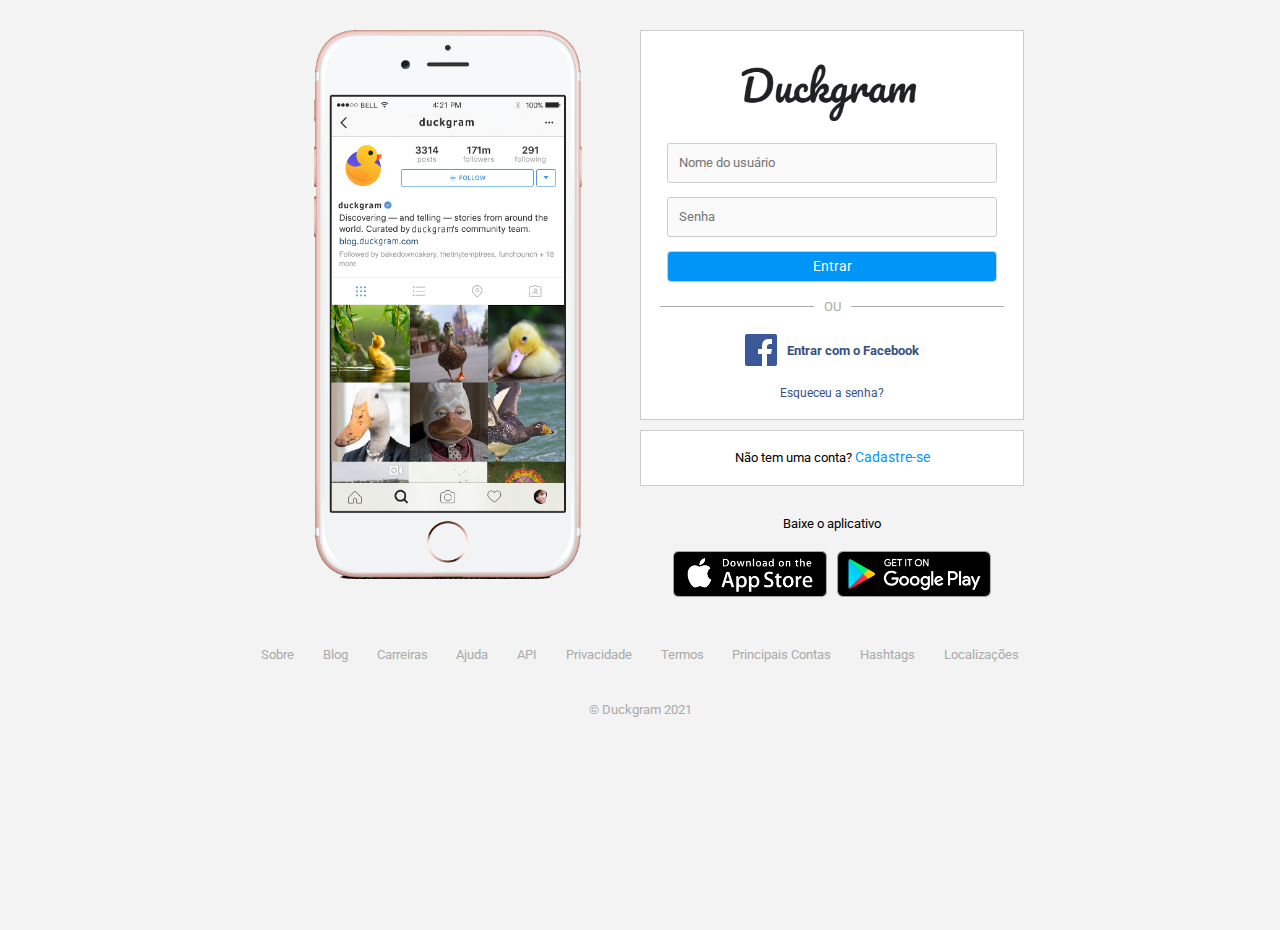
<file: index.html>
<!DOCTYPE html>
<html lang="pt-br">

<head>
    <meta charset="UTF-8">
    <meta http-equiv="X-UA-Compatible" content="IE=edge">
    <meta name="viewport" content="width=device-width, initial-scale=1.0">
    <title>Duckgram - Clone do Instagram</title>
    <link rel="preconnect" href="https://fonts.googleapis.com">
    <link rel="preconnect" href="https://fonts.gstatic.com" crossorigin>
    <link href="https://fonts.googleapis.com/css2?family=Roboto&display=swap" rel="stylesheet">
    <link rel="stylesheet" href="style.css">
</head>

<body>

    <div class="duckgram-login-wrapper">

        <div class="duckgram-photo">
            <img src="./imgs/instagram-celular.png" width="400" alt="Celular com duckgram aberto">
        </div>

        <div class="duckgram-login-content">
            <div class="area">
                
                <img src="./imgs/duckgram-logo.png" class="duckgram-logo" alt="Duckgram">
                
                <form action="timeline.html" method="POST">
                    <input type="text" name="username" id="username" placeholder="Nome do usuário">
                    <input type="password" name="password" id="password" placeholder="Senha">

                    <input type="submit" value="Entrar">
                </form>

                <div class="divider">
                    <hr> OU <hr>
                </div>

                <a hre="#" class="login-with-facebook">
                    <svg enable-background="new 0 0 32 32" height="32px" id="Layer_1" version="1.0" viewBox="0 0 32 32" width="32px" xml:space="preserve" xmlns="http://www.w3.org/2000/svg" xmlns:xlink="http://www.w3.org/1999/xlink"><g><path d="M32,30c0,1.104-0.896,2-2,2H2c-1.104,0-2-0.896-2-2V2c0-1.104,0.896-2,2-2h28c1.104,0,2,0.896,2,2V30z" fill="#3B5998"/><path d="M22,32V20h4l1-5h-5v-2c0-2,1.002-3,3-3h2V5c-1,0-2.24,0-4,0c-3.675,0-6,2.881-6,7v3h-4v5h4v12H22z" fill="#FFFFFF" id="f"/></g><g/><g/><g/><g/><g/><g/></svg>
                    Entrar com o Facebook
                </a>

                <a href="#" class="forgot-password">
                    Esqueceu a senha? 
                </a>

            </div>

            <div class="area">
                <p>Não tem uma conta? <a href="">Cadastre-se</a></p>
            </div>

            <div class="get-app">
                <p>Baixe o aplicativo</p>
                <div class="store-buttons">
                    <img src="./imgs/apple-button.png" alt="Ver na Apple Store">
                    <img src="./imgs/googleplay-button.png" alt="Ver na Google store">
                </div>
            </div>
        </div>
    </div>
    <footer class="footer">
        <nav>
            <a href="#">Sobre</a>
            <a href="#">Blog</a>
            <a href="#">Carreiras</a>
            <a href="#">Ajuda</a>
            <a href="#">API</a>
            <a href="#">Privacidade</a>
            <a href="#">Termos</a>
            <a href="#">Principais Contas</a>
            <a href="#">Hashtags</a>
            <a href="#">Localizações</a>
        </nav>
        <div class="content">
            &copy; Duckgram 2021
        </div>
    </footer>

</body>

</html>
</file>
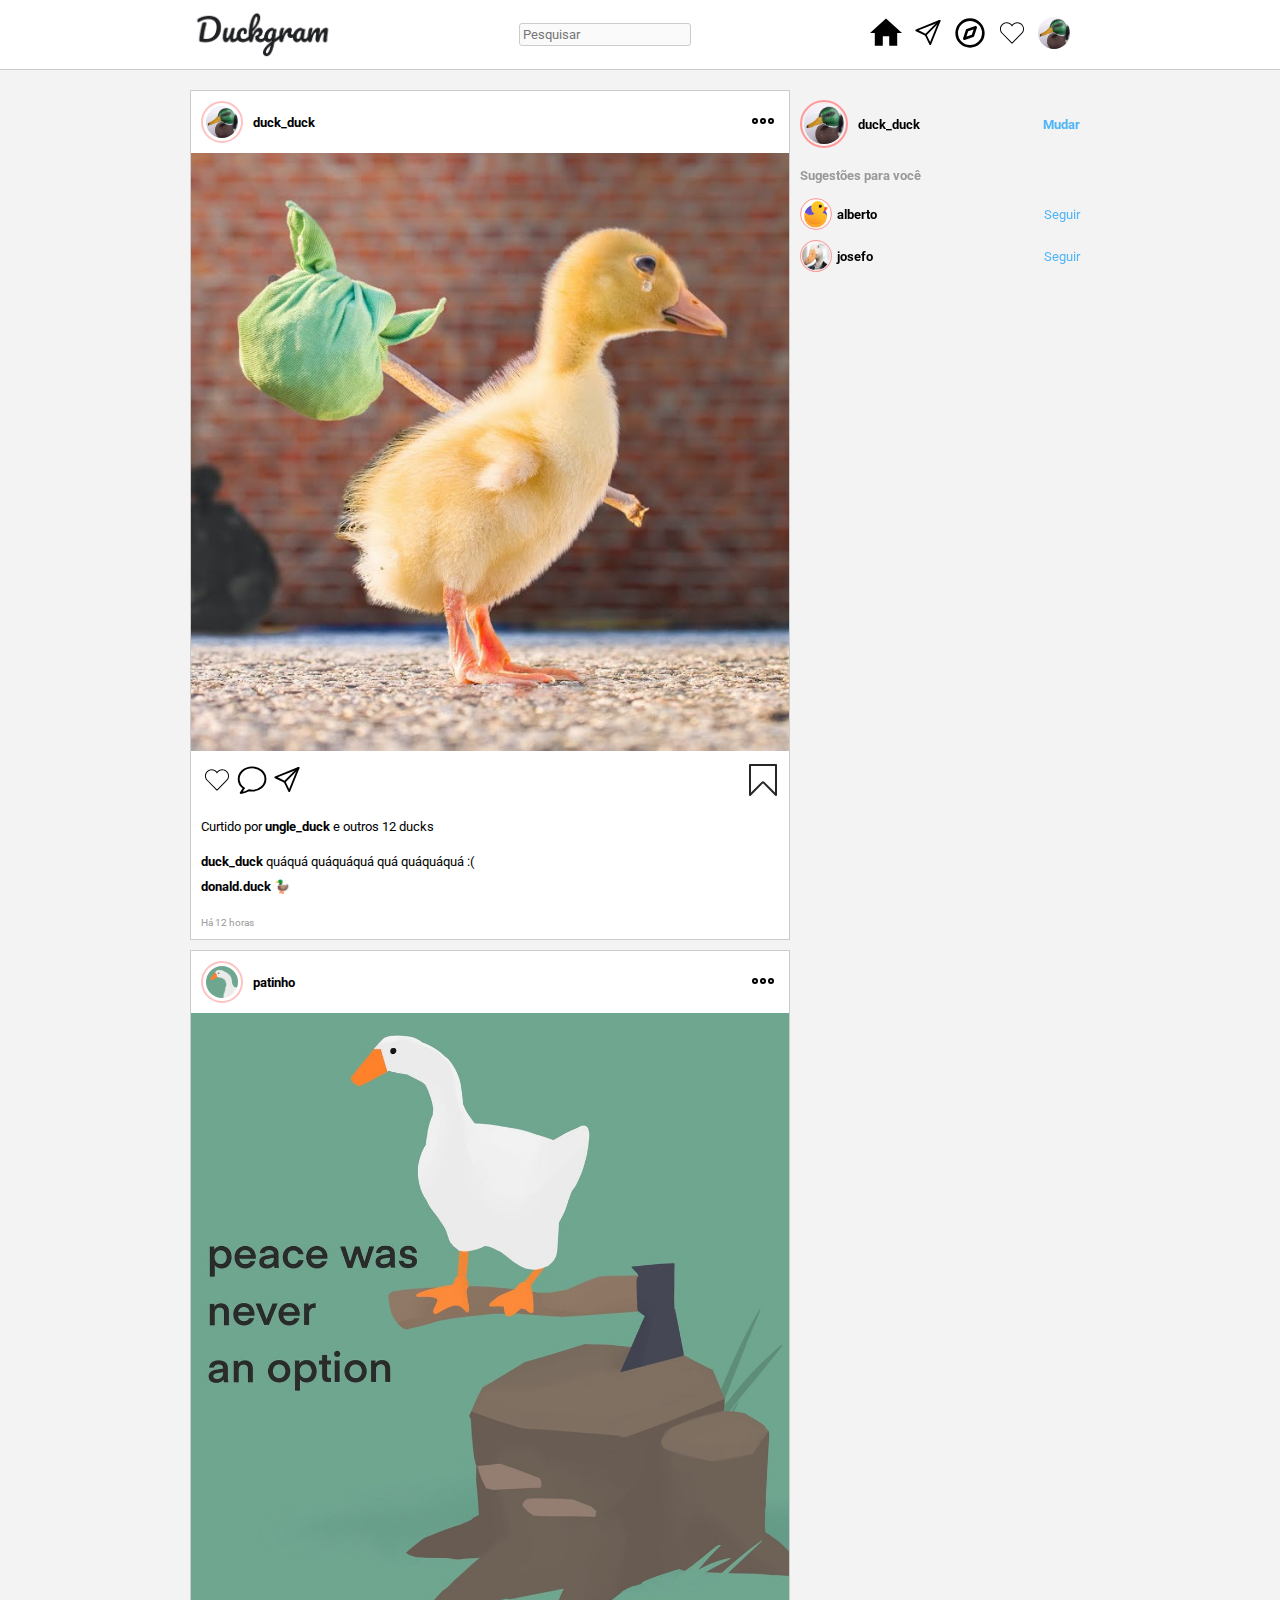
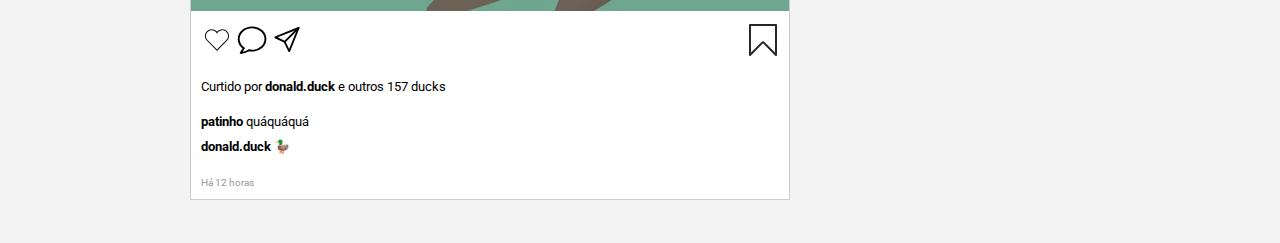
<file: timeline.html>
<!DOCTYPE html>
<html lang="pt-br">
<head>
    <meta charset="UTF-8">
    <meta http-equiv="X-UA-Compatible" content="IE=edge">
    <meta name="viewport" content="width=device-width, initial-scale=1.0">
    <title>Duckgram - Clone do Instagram</title>

    <link rel="preconnect" href="https://fonts.googleapis.com">
    <link rel="preconnect" href="https://fonts.gstatic.com" crossorigin>
    <link href="https://fonts.googleapis.com/css2?family=Roboto&display=swap" rel="stylesheet">
    <link rel="stylesheet" href="style.css">
</head>
<body>
    
    <header class="header">
        <div class="content">
            <img src="./imgs/duckgram-logo.png" alt="Duckgram">
            <div class="search">
                <input type="text" name="search" id="search" placeholder="Pesquisar">
            </div>
            
            <nav class="nav">
                <a href="#" title="Home"><svg height="19px" version="1.1" viewBox="0 0 20 19" width="20px" xmlns="http://www.w3.org/2000/svg" xmlns:sketch="http://www.bohemiancoding.com/sketch/ns" xmlns:xlink="http://www.w3.org/1999/xlink"><title/><desc/><defs/><g fill="none" fill-rule="evenodd" id="Page-1" stroke="none" stroke-width="1"><g fill="#000000" id="Core" transform="translate(-506.000000, -255.000000)"><g id="home" transform="translate(506.000000, 255.500000)"><path d="M8,17 L8,11 L12,11 L12,17 L17,17 L17,9 L20,9 L10,0 L0,9 L3,9 L3,17 L8,17 Z" id="Shape"/></g></g></g></svg></a>
                <a href="#" title="Enviar"><svg viewBox="0 0 512 512" xmlns="http://www.w3.org/2000/svg"><title/><g data-name="1" id="_1"><path d="M291.48,449.94A15,15,0,0,1,278,441.5L207.5,296.57,62.57,226.08a15,15,0,0,1,1-27.41L435.48,49.08A15,15,0,0,1,455,68.6L305.4,440.54A15,15,0,0,1,292,449.93Zm-185.38-236,119.18,58a15,15,0,0,1,6.93,6.93l58,119.18L414,90Z"/><path d="M218.72,300.35a15,15,0,0,1-10.6-25.61L430.47,52.39a15,15,0,1,1,21.21,21.22L229.33,296A15,15,0,0,1,218.72,300.35Z"/></g></svg></a>
                <a href="#" title="Explorar"><svg height="24" viewBox="0 0 24 24" width="24" xmlns="http://www.w3.org/2000/svg"><circle cx="12" cy="12" fill="none" r="10" stroke="#000" stroke-linecap="round" stroke-linejoin="round" stroke-width="2"/><polygon fill="none" points="16.24 7.76 14.12 14.12 7.76 16.24 9.88 9.88 16.24 7.76" stroke="#000" stroke-linecap="round" stroke-linejoin="round" stroke-width="2"/></svg></a>
                <a href="#" title="Atividades"><!DOCTYPE svg  PUBLIC '-//W3C//DTD SVG 1.1//EN'  'http://www.w3.org/Graphics/SVG/1.1/DTD/svg11.dtd'><svg height="512px" id="Layer_1" style="enable-background:new 0 0 512 512;" version="1.1" viewBox="0 0 512 512" width="512px" xml:space="preserve" xmlns="http://www.w3.org/2000/svg" xmlns:xlink="http://www.w3.org/1999/xlink"><path d="M340.8,98.4c50.7,0,91.9,41.3,91.9,92.3c0,26.2-10.9,49.8-28.3,66.6L256,407.1L105,254.6c-15.8-16.6-25.6-39.1-25.6-63.9  c0-51,41.1-92.3,91.9-92.3c38.2,0,70.9,23.4,84.8,56.8C269.8,121.9,302.6,98.4,340.8,98.4 M340.8,83C307,83,276,98.8,256,124.8  c-20-26-51-41.8-84.8-41.8C112.1,83,64,131.3,64,190.7c0,27.9,10.6,54.4,29.9,74.6L245.1,418l10.9,11l10.9-11l148.3-149.8  c21-20.3,32.8-47.9,32.8-77.5C448,131.3,399.9,83,340.8,83L340.8,83z"/></svg></a>
                <img src="./imgs/perfil-instagram.jpg" alt="Perfil">
            </nav>
        </div>
    </header>

    <main class="main">
        <div class="content">
            <section class="posts">

                <article class="post">
                    <header>
                        <img src="imgs/perfil-instagram.jpg" class="perfil-image" alt="Usuário">
                        <h2>duck_duck</h2>
                        <div class="options">
                            <a href="#" title="Opções">
                                <svg id="Outlined" viewBox="0 0 32 32" xmlns="http://www.w3.org/2000/svg"><title/><g id="Fill"><path d="M16,13a3,3,0,1,0,3,3A3,3,0,0,0,16,13Zm0,4a1,1,0,1,1,1-1A1,1,0,0,1,16,17Z"/><path d="M24,13a3,3,0,1,0,3,3A3,3,0,0,0,24,13Zm0,4a1,1,0,1,1,1-1A1,1,0,0,1,24,17Z"/><path d="M8,13a3,3,0,1,0,3,3A3,3,0,0,0,8,13Zm0,4a1,1,0,1,1,1-1A1,1,0,0,1,8,17Z"/></g></svg>
                            </a>
                        </div>
                    </header>
                    <div class="image">
                        <img src="imgs/maxresdefault.jpg" alt="Imagem do Post">
                    </div>
                    <div class="actions">
                        <div class="group">
                            <a href="#"><a href="#" title="Atividades"><svg height="512px" id="Layer_1" style="enable-background:new 0 0 512 512;" version="1.1" viewBox="0 0 512 512" width="512px" xml:space="preserve" xmlns="http://www.w3.org/2000/svg" xmlns:xlink="http://www.w3.org/1999/xlink"><path d="M340.8,98.4c50.7,0,91.9,41.3,91.9,92.3c0,26.2-10.9,49.8-28.3,66.6L256,407.1L105,254.6c-15.8-16.6-25.6-39.1-25.6-63.9  c0-51,41.1-92.3,91.9-92.3c38.2,0,70.9,23.4,84.8,56.8C269.8,121.9,302.6,98.4,340.8,98.4 M340.8,83C307,83,276,98.8,256,124.8  c-20-26-51-41.8-84.8-41.8C112.1,83,64,131.3,64,190.7c0,27.9,10.6,54.4,29.9,74.6L245.1,418l10.9,11l10.9-11l148.3-149.8  c21-20.3,32.8-47.9,32.8-77.5C448,131.3,399.9,83,340.8,83L340.8,83z"/></svg></a></a>
                            <a href="#"><svg style="enable-background:new 0 0 50 50;" version="1.1" viewBox="0 0 50 50" xml:space="preserve" xmlns="http://www.w3.org/2000/svg" xmlns:xlink="http://www.w3.org/1999/xlink"><style type="text/css">
                                .st0{display:none;}
                                .st1{display:inline;}
                                .st2{display:inline;fill:none;stroke:#000000;stroke-width:3;stroke-miterlimit:10;}
                                .st3{display:inline;fill:none;stroke:#000000;stroke-width:5;stroke-linecap:round;stroke-miterlimit:10;}
                                .st4{display:inline;fill:none;stroke:#000000;stroke-width:3;stroke-linecap:round;stroke-miterlimit:10;}
                                .st5{fill:none;stroke:#000000;stroke-width:3;stroke-linecap:round;stroke-miterlimit:10;}
                                .st6{display:inline;stroke:#000000;stroke-width:3;stroke-linecap:round;stroke-miterlimit:10;}
                                .st7{display:none;fill:none;stroke:#000000;stroke-width:3;stroke-linecap:round;stroke-miterlimit:10;}
                            </style><g class="st0" id="поиск"><g class="st1"><g><path d="M19.5,8.2c6.2,0,11.3,5.1,11.3,11.3s-5.1,11.3-11.3,11.3S8.2,25.8,8.2,19.5S13.2,8.2,19.5,8.2 M19.5,5.2     c-7.9,0-14.3,6.4-14.3,14.3s6.4,14.3,14.3,14.3s14.3-6.4,14.3-14.3S27.3,5.2,19.5,5.2L19.5,5.2z"/></g></g><line class="st2" x1="28.8" x2="32.1" y1="28.7" y2="32"/><line class="st3" x1="44.8" x2="33" y1="44.8" y2="33"/></g><g class="st0" id="активы"><path class="st4" d="M46.3,13.9H3.7c-0.3,0-0.5-0.2-0.5-0.5V6.6c0-0.6,0.4-1,1-1h41.7c0.6,0,1,0.4,1,1v6.8   C46.8,13.7,46.6,13.9,46.3,13.9z"/><path class="st4" d="M42.5,44.4H7.5c-0.6,0-1-0.4-1-1V13.9h37.1v29.5C43.5,43.9,43.1,44.4,42.5,44.4z"/><path class="st4" d="M32.3,26.5H18.2c-1.6,0-2.9-1.3-2.9-2.9v0c0-1.6,1.3-2.9,2.9-2.9h14.1c1.6,0,2.9,1.3,2.9,2.9v0   C35.2,25.1,33.9,26.5,32.3,26.5z"/></g><g class="st0" id="заявки"><path class="st4" d="M11.6,41.3h-3c-0.6,0-1-0.4-1-1v-32c0-0.6,0.4-1,1-1h3V41.3z"/><path class="st4" d="M32.2,6.1H12.6c-0.6,0-1,0.4-1,1v35.8c0,0.6,0.4,1,1,1h28.9c0.6,0,1-0.4,1-1V15c0-0.3-0.1-0.6-0.4-0.8   l-9.2-7.8C32.7,6.2,32.4,6.1,32.2,6.1z"/><line class="st4" x1="32.2" x2="32.2" y1="6.1" y2="14.9"/><line class="st4" x1="42.4" x2="32.2" y1="15" y2="15"/><g class="st1"><line class="st5" x1="19" x2="36" y1="20.9" y2="20.9"/><line class="st5" x1="19" x2="33.3" y1="26" y2="26"/><line class="st5" x1="19" x2="36" y1="30.9" y2="30.9"/><line class="st5" x1="19" x2="33.3" y1="35.6" y2="35.6"/></g></g><g class="st0" id="регистрация"><path class="st4" d="M38.5,32.6v10.7c0,0.6-0.4,1-0.9,1H9.3c-0.5,0-0.9-0.4-0.9-1V6.6c0-0.6,0.4-1,0.9-1h28.3c0.5,0,0.9,0.4,0.9,1   v10.5"/><path class="st6" d="M28.5,30V20c0-0.2-0.3-0.4-0.5-0.2l-6.6,5c-0.2,0.1-0.2,0.4,0,0.5l6.6,5C28.3,30.4,28.5,30.2,28.5,30z"/><line class="st4" x1="28.5" x2="45.6" y1="25" y2="25"/></g><g class="st0" id="оповещение"><path class="st4" d="M9.9,16.1h31.3v-4.6c0-0.6-0.4-1-1-1H4.4c-0.6,0-1,0.4-1,1v23.2c0,0.6,0.4,1,1,1h4.6V17.1   C8.9,16.5,9.4,16.1,9.9,16.1z"/><path class="st4" d="M46,42.8H9.9c-0.6,0-1-0.4-1-1V17.1c0-0.6,0.4-1,1-1H46c0.6,0,1,0.4,1,1v24.7C47,42.4,46.6,42.8,46,42.8z"/><path class="st4" d="M46,42.8H9.9c-0.6,0-1-0.4-1-1V17.1c0-0.6,0.4-1,1-1l15.3,14.6c1.5,1.5,4,1.5,5.5,0L46,16.1c0.6,0,1,0.4,1,1   v24.7C47,42.4,46.6,42.8,46,42.8z"/><line class="st4" x1="22.3" x2="8.9" y1="27.9" y2="38.6"/><line class="st4" x1="33.6" x2="47" y1="28.1" y2="38.9"/></g><g class="st0" id="синхронизация"><path class="st6" d="M30.8,36.6l5.8,8.1c0.1,0.2,0.5,0.2,0.5-0.1l2.5-7.9c0.1-0.2-0.1-0.4-0.3-0.4L31,36.1   C30.8,36.1,30.7,36.4,30.8,36.6z"/><path class="st6" d="M18.7,12.6l-5.8-8.1c-0.1-0.2-0.5-0.2-0.5,0.1l-2.5,7.9c-0.1,0.2,0.1,0.4,0.3,0.4l8.3,0.2   C18.7,13.1,18.9,12.8,18.7,12.6z"/><path class="st4" d="M39.4,36.5c-3.5,4.3-8.7,7-14.6,7c-10.4,0-18.8-8.4-18.8-18.8c0-1.5,0.2-2.9,0.5-4.3"/><path class="st4" d="M10.1,12.6c3.5-4.3,8.7-7,14.6-7c10.4,0,18.8,8.4,18.8,18.8c0,1.5-0.2,2.9-0.5,4.3"/></g><path class="st5" d="M25.1,5.3c-11.5,0-20.9,8.1-20.9,18.2c0,5.8,3.1,11,8,14.3L7.5,45  c-0.2,0.2,0.1,0.5,0.3,0.4c4.7-0.6,8.9-2,12.5-4.3c1.5,0.3,3.1,0.5,4.8,0.5c11.5,0,20.9-8.1,20.9-18.2S36.7,5.3,25.1,5.3z" id="взаимодействие"/><g class="st0" id="SLA"><path class="st4" d="M43.4,44.4H6.6c-0.6,0-1-0.4-1-1V6.6c0-0.6,0.4-1,1-1h36.8c0.6,0,1,0.4,1,1v36.8   C44.4,43.9,43.9,44.4,43.4,44.4z"/><g class="st1"><g><line class="st5" x1="11.9" x2="24.4" y1="36.2" y2="36.2"/><line class="st7" x1="30.7" x2="33.2" y1="34.8" y2="37.5"/><line class="st7" x1="38.1" x2="33.2" y1="32.5" y2="37.5"/></g><g><line class="st5" x1="11.9" x2="24.4" y1="26.2" y2="26.2"/><line class="st5" x1="30.7" x2="33.2" y1="24.8" y2="27.5"/><line class="st5" x1="38.1" x2="33.2" y1="22.5" y2="27.5"/></g><g><line class="st5" x1="11.9" x2="24.4" y1="16.2" y2="16.2"/><line class="st5" x1="30.7" x2="33.2" y1="14.8" y2="17.5"/><line class="st5" x1="38.1" x2="33.2" y1="12.5" y2="17.5"/></g></g></g><g class="st0" id="отчет"><path class="st4" d="M44.2,9.3H5.7c-0.6,0-1-0.4-1-1V4.9c0-0.6,0.4-1,1-1h38.5c0.6,0,1,0.4,1,1v3.4C45.2,8.9,44.7,9.3,44.2,9.3z"/><path class="st4" d="M42.2,38.4H7.7c-0.6,0-1-0.4-1-1V9.3h36.5v28.1C43.2,38,42.7,38.4,42.2,38.4z"/><line class="st4" x1="25" x2="25" y1="42.8" y2="38.4"/><circle class="st4" cx="25" cy="45.6" r="2.2"/><g class="st1"><line class="st5" x1="28" x2="38.7" y1="18.8" y2="18.8"/><line class="st5" x1="28" x2="38.7" y1="23.9" y2="23.9"/><line class="st5" x1="28" x2="38.7" y1="29" y2="29"/><path class="st5" d="M17.8,23.4l-0.6-5.2c0-0.2-0.1-0.3-0.3-0.3c-3.5,0.2-6.2,3.5-5.4,7.1c0.5,2.2,2.3,4,4.5,4.5    c3.7,0.8,6.9-1.9,7.1-5.3c0-0.2-0.1-0.3-0.3-0.3L17.8,23.4z"/></g></g></svg></a>
                            <a href="#"><svg viewBox="0 0 512 512" xmlns="http://www.w3.org/2000/svg"><title/><g data-name="1" id="_1"><path d="M291.48,449.94A15,15,0,0,1,278,441.5L207.5,296.57,62.57,226.08a15,15,0,0,1,1-27.41L435.48,49.08A15,15,0,0,1,455,68.6L305.4,440.54A15,15,0,0,1,292,449.93Zm-185.38-236,119.18,58a15,15,0,0,1,6.93,6.93l58,119.18L414,90Z"/><path d="M218.72,300.35a15,15,0,0,1-10.6-25.61L430.47,52.39a15,15,0,1,1,21.21,21.22L229.33,296A15,15,0,0,1,218.72,300.35Z"/></g></svg></a>
                    </div>
                    
                    <a href="#"><svg aria-label="Salvar" class="_8-yf5 " fill="#262626" height="24" viewBox="0 0 48 48" width="24"><path d="M43.5 48c-.4 0-.8-.2-1.1-.4L24 29 5.6 47.6c-.4.4-1.1.6-1.6.3-.6-.2-1-.8-1-1.4v-45C3 .7 3.7 0 4.5 0h39c.8 0 1.5.7 1.5 1.5v45c0 .6-.4 1.2-.9 1.4-.2.1-.4.1-.6.1zM24 26c.8 0 1.6.3 2.2.9l15.8 16V3H6v39.9l15.8-16c.6-.6 1.4-.9 2.2-.9z"></path></svg></a>
                </div>
                <div class="likes">
                    Curtido por <strong>ungle_duck</strong> e outros 12 ducks
                </div>
                <div class="comments">
                    <div class="comment">
                        <strong>duck_duck</strong> quáquá quáquáquá quá  quáquáquá :(
                    </div>
                    <div class="comment">
                        <strong>donald.duck</strong> &#x1F986; 
                    </div>
                </div>
                <footer>
                    <small>Há 12 horas</small>
                </footer>
            </article>
            
            
            <article class="post">
                <header>
                    <img src="imgs/perfil-duckgram2.jpg" class="perfil-image" alt="Usuário">
                    <h2>patinho</h2>
                    <div class="options">
                        <a href="#" title="Opções">
                            <svg id="Outlined" viewBox="0 0 32 32" xmlns="http://www.w3.org/2000/svg"><title/><g id="Fill"><path d="M16,13a3,3,0,1,0,3,3A3,3,0,0,0,16,13Zm0,4a1,1,0,1,1,1-1A1,1,0,0,1,16,17Z"/><path d="M24,13a3,3,0,1,0,3,3A3,3,0,0,0,24,13Zm0,4a1,1,0,1,1,1-1A1,1,0,0,1,24,17Z"/><path d="M8,13a3,3,0,1,0,3,3A3,3,0,0,0,8,13Zm0,4a1,1,0,1,1,1-1A1,1,0,0,1,8,17Z"/></g></svg>
                        </a>
                    </div>
                </header>
                <div class="image">
                    <img src="imgs/cover8.jpg" alt="Imagem do Post">
                </div>
                <div class="actions">
                    <div class="group">
                        <a href="#"><a href="#" title="Atividades"><svg height="512px" id="Layer_1" style="enable-background:new 0 0 512 512;" version="1.1" viewBox="0 0 512 512" width="512px" xml:space="preserve" xmlns="http://www.w3.org/2000/svg" xmlns:xlink="http://www.w3.org/1999/xlink"><path d="M340.8,98.4c50.7,0,91.9,41.3,91.9,92.3c0,26.2-10.9,49.8-28.3,66.6L256,407.1L105,254.6c-15.8-16.6-25.6-39.1-25.6-63.9  c0-51,41.1-92.3,91.9-92.3c38.2,0,70.9,23.4,84.8,56.8C269.8,121.9,302.6,98.4,340.8,98.4 M340.8,83C307,83,276,98.8,256,124.8  c-20-26-51-41.8-84.8-41.8C112.1,83,64,131.3,64,190.7c0,27.9,10.6,54.4,29.9,74.6L245.1,418l10.9,11l10.9-11l148.3-149.8  c21-20.3,32.8-47.9,32.8-77.5C448,131.3,399.9,83,340.8,83L340.8,83z"/></svg></a></a>
                        <a href="#"><svg style="enable-background:new 0 0 50 50;" version="1.1" viewBox="0 0 50 50" xml:space="preserve" xmlns="http://www.w3.org/2000/svg" xmlns:xlink="http://www.w3.org/1999/xlink"><style type="text/css">
                            .st0{display:none;}
                            .st1{display:inline;}
                            .st2{display:inline;fill:none;stroke:#000000;stroke-width:3;stroke-miterlimit:10;}
                            .st3{display:inline;fill:none;stroke:#000000;stroke-width:5;stroke-linecap:round;stroke-miterlimit:10;}
                            .st4{display:inline;fill:none;stroke:#000000;stroke-width:3;stroke-linecap:round;stroke-miterlimit:10;}
                            .st5{fill:none;stroke:#000000;stroke-width:3;stroke-linecap:round;stroke-miterlimit:10;}
                            .st6{display:inline;stroke:#000000;stroke-width:3;stroke-linecap:round;stroke-miterlimit:10;}
                            .st7{display:none;fill:none;stroke:#000000;stroke-width:3;stroke-linecap:round;stroke-miterlimit:10;}
                        </style><g class="st0" id="поиск"><g class="st1"><g><path d="M19.5,8.2c6.2,0,11.3,5.1,11.3,11.3s-5.1,11.3-11.3,11.3S8.2,25.8,8.2,19.5S13.2,8.2,19.5,8.2 M19.5,5.2     c-7.9,0-14.3,6.4-14.3,14.3s6.4,14.3,14.3,14.3s14.3-6.4,14.3-14.3S27.3,5.2,19.5,5.2L19.5,5.2z"/></g></g><line class="st2" x1="28.8" x2="32.1" y1="28.7" y2="32"/><line class="st3" x1="44.8" x2="33" y1="44.8" y2="33"/></g><g class="st0" id="активы"><path class="st4" d="M46.3,13.9H3.7c-0.3,0-0.5-0.2-0.5-0.5V6.6c0-0.6,0.4-1,1-1h41.7c0.6,0,1,0.4,1,1v6.8   C46.8,13.7,46.6,13.9,46.3,13.9z"/><path class="st4" d="M42.5,44.4H7.5c-0.6,0-1-0.4-1-1V13.9h37.1v29.5C43.5,43.9,43.1,44.4,42.5,44.4z"/><path class="st4" d="M32.3,26.5H18.2c-1.6,0-2.9-1.3-2.9-2.9v0c0-1.6,1.3-2.9,2.9-2.9h14.1c1.6,0,2.9,1.3,2.9,2.9v0   C35.2,25.1,33.9,26.5,32.3,26.5z"/></g><g class="st0" id="заявки"><path class="st4" d="M11.6,41.3h-3c-0.6,0-1-0.4-1-1v-32c0-0.6,0.4-1,1-1h3V41.3z"/><path class="st4" d="M32.2,6.1H12.6c-0.6,0-1,0.4-1,1v35.8c0,0.6,0.4,1,1,1h28.9c0.6,0,1-0.4,1-1V15c0-0.3-0.1-0.6-0.4-0.8   l-9.2-7.8C32.7,6.2,32.4,6.1,32.2,6.1z"/><line class="st4" x1="32.2" x2="32.2" y1="6.1" y2="14.9"/><line class="st4" x1="42.4" x2="32.2" y1="15" y2="15"/><g class="st1"><line class="st5" x1="19" x2="36" y1="20.9" y2="20.9"/><line class="st5" x1="19" x2="33.3" y1="26" y2="26"/><line class="st5" x1="19" x2="36" y1="30.9" y2="30.9"/><line class="st5" x1="19" x2="33.3" y1="35.6" y2="35.6"/></g></g><g class="st0" id="регистрация"><path class="st4" d="M38.5,32.6v10.7c0,0.6-0.4,1-0.9,1H9.3c-0.5,0-0.9-0.4-0.9-1V6.6c0-0.6,0.4-1,0.9-1h28.3c0.5,0,0.9,0.4,0.9,1   v10.5"/><path class="st6" d="M28.5,30V20c0-0.2-0.3-0.4-0.5-0.2l-6.6,5c-0.2,0.1-0.2,0.4,0,0.5l6.6,5C28.3,30.4,28.5,30.2,28.5,30z"/><line class="st4" x1="28.5" x2="45.6" y1="25" y2="25"/></g><g class="st0" id="оповещение"><path class="st4" d="M9.9,16.1h31.3v-4.6c0-0.6-0.4-1-1-1H4.4c-0.6,0-1,0.4-1,1v23.2c0,0.6,0.4,1,1,1h4.6V17.1   C8.9,16.5,9.4,16.1,9.9,16.1z"/><path class="st4" d="M46,42.8H9.9c-0.6,0-1-0.4-1-1V17.1c0-0.6,0.4-1,1-1H46c0.6,0,1,0.4,1,1v24.7C47,42.4,46.6,42.8,46,42.8z"/><path class="st4" d="M46,42.8H9.9c-0.6,0-1-0.4-1-1V17.1c0-0.6,0.4-1,1-1l15.3,14.6c1.5,1.5,4,1.5,5.5,0L46,16.1c0.6,0,1,0.4,1,1   v24.7C47,42.4,46.6,42.8,46,42.8z"/><line class="st4" x1="22.3" x2="8.9" y1="27.9" y2="38.6"/><line class="st4" x1="33.6" x2="47" y1="28.1" y2="38.9"/></g><g class="st0" id="синхронизация"><path class="st6" d="M30.8,36.6l5.8,8.1c0.1,0.2,0.5,0.2,0.5-0.1l2.5-7.9c0.1-0.2-0.1-0.4-0.3-0.4L31,36.1   C30.8,36.1,30.7,36.4,30.8,36.6z"/><path class="st6" d="M18.7,12.6l-5.8-8.1c-0.1-0.2-0.5-0.2-0.5,0.1l-2.5,7.9c-0.1,0.2,0.1,0.4,0.3,0.4l8.3,0.2   C18.7,13.1,18.9,12.8,18.7,12.6z"/><path class="st4" d="M39.4,36.5c-3.5,4.3-8.7,7-14.6,7c-10.4,0-18.8-8.4-18.8-18.8c0-1.5,0.2-2.9,0.5-4.3"/><path class="st4" d="M10.1,12.6c3.5-4.3,8.7-7,14.6-7c10.4,0,18.8,8.4,18.8,18.8c0,1.5-0.2,2.9-0.5,4.3"/></g><path class="st5" d="M25.1,5.3c-11.5,0-20.9,8.1-20.9,18.2c0,5.8,3.1,11,8,14.3L7.5,45  c-0.2,0.2,0.1,0.5,0.3,0.4c4.7-0.6,8.9-2,12.5-4.3c1.5,0.3,3.1,0.5,4.8,0.5c11.5,0,20.9-8.1,20.9-18.2S36.7,5.3,25.1,5.3z" id="взаимодействие"/><g class="st0" id="SLA"><path class="st4" d="M43.4,44.4H6.6c-0.6,0-1-0.4-1-1V6.6c0-0.6,0.4-1,1-1h36.8c0.6,0,1,0.4,1,1v36.8   C44.4,43.9,43.9,44.4,43.4,44.4z"/><g class="st1"><g><line class="st5" x1="11.9" x2="24.4" y1="36.2" y2="36.2"/><line class="st7" x1="30.7" x2="33.2" y1="34.8" y2="37.5"/><line class="st7" x1="38.1" x2="33.2" y1="32.5" y2="37.5"/></g><g><line class="st5" x1="11.9" x2="24.4" y1="26.2" y2="26.2"/><line class="st5" x1="30.7" x2="33.2" y1="24.8" y2="27.5"/><line class="st5" x1="38.1" x2="33.2" y1="22.5" y2="27.5"/></g><g><line class="st5" x1="11.9" x2="24.4" y1="16.2" y2="16.2"/><line class="st5" x1="30.7" x2="33.2" y1="14.8" y2="17.5"/><line class="st5" x1="38.1" x2="33.2" y1="12.5" y2="17.5"/></g></g></g><g class="st0" id="отчет"><path class="st4" d="M44.2,9.3H5.7c-0.6,0-1-0.4-1-1V4.9c0-0.6,0.4-1,1-1h38.5c0.6,0,1,0.4,1,1v3.4C45.2,8.9,44.7,9.3,44.2,9.3z"/><path class="st4" d="M42.2,38.4H7.7c-0.6,0-1-0.4-1-1V9.3h36.5v28.1C43.2,38,42.7,38.4,42.2,38.4z"/><line class="st4" x1="25" x2="25" y1="42.8" y2="38.4"/><circle class="st4" cx="25" cy="45.6" r="2.2"/><g class="st1"><line class="st5" x1="28" x2="38.7" y1="18.8" y2="18.8"/><line class="st5" x1="28" x2="38.7" y1="23.9" y2="23.9"/><line class="st5" x1="28" x2="38.7" y1="29" y2="29"/><path class="st5" d="M17.8,23.4l-0.6-5.2c0-0.2-0.1-0.3-0.3-0.3c-3.5,0.2-6.2,3.5-5.4,7.1c0.5,2.2,2.3,4,4.5,4.5    c3.7,0.8,6.9-1.9,7.1-5.3c0-0.2-0.1-0.3-0.3-0.3L17.8,23.4z"/></g></g></svg></a>
                        <a href="#"><svg viewBox="0 0 512 512" xmlns="http://www.w3.org/2000/svg"><title/><g data-name="1" id="_1"><path d="M291.48,449.94A15,15,0,0,1,278,441.5L207.5,296.57,62.57,226.08a15,15,0,0,1,1-27.41L435.48,49.08A15,15,0,0,1,455,68.6L305.4,440.54A15,15,0,0,1,292,449.93Zm-185.38-236,119.18,58a15,15,0,0,1,6.93,6.93l58,119.18L414,90Z"/><path d="M218.72,300.35a15,15,0,0,1-10.6-25.61L430.47,52.39a15,15,0,1,1,21.21,21.22L229.33,296A15,15,0,0,1,218.72,300.35Z"/></g></svg></a>
                    </div>
                    
                    <a href="#"><svg aria-label="Salvar" class="_8-yf5 " fill="#262626" height="24" viewBox="0 0 48 48" width="24"><path d="M43.5 48c-.4 0-.8-.2-1.1-.4L24 29 5.6 47.6c-.4.4-1.1.6-1.6.3-.6-.2-1-.8-1-1.4v-45C3 .7 3.7 0 4.5 0h39c.8 0 1.5.7 1.5 1.5v45c0 .6-.4 1.2-.9 1.4-.2.1-.4.1-.6.1zM24 26c.8 0 1.6.3 2.2.9l15.8 16V3H6v39.9l15.8-16c.6-.6 1.4-.9 2.2-.9z"></path></svg></a>
                </div>
                <div class="likes">
                    Curtido por <strong>donald.duck</strong> e outros 157 ducks
                </div>
                <div class="comments">
                    <div class="comment">
                        <strong>patinho</strong> quáquáquá 
                    </div>
                    <div class="comment">
                        <strong>donald.duck</strong> &#x1F986; 
                    </div>
                </div>
                <footer>
                    <small>Há 12 horas</small>
                </footer>
            </article>
        </section>
            
            <aside class="bar">
                <div class="my-perfil">
                    <img src="imgs/perfil-instagram.jpg" class="perfil-image" alt="Usuário">
                    <h5>duck_duck</h5>
                    <a href="#">Mudar</a>
                </div>

                <section class="sugestions">
                    <h4>Sugestões para você</h4>
                    <div class="sugestion">
                        <img src="imgs/perfil-duckgram3.jpg" class="perfil-image" alt="Usuário">
                        <h5>alberto</h5>
                        <a href="#">Seguir</a>
                    </div>

                    <div class="sugestion">
                        <img src="imgs/perfil-duckgram4.jpg" class="perfil-image" alt="Usuário">
                        <h5>josefo</h5>
                        <a href="#">Seguir</a>
                    </div>
                </section>


            </aside>

        </div>
    </main>

    
</body>
</html>
</file>
<file: style.css>
*{
    margin: 0;
    padding: 0;
    font-size: .9rem;
    border: none;
    text-decoration: none;
    box-sizing: border-box;
    font-family: 'Roboto', sans-serif;
}

body{
    width: 100%;
    min-height: 100vh;
    background-color: #f3f3f3;
}

.duckgram-login-wrapper{
    margin:30px auto;
    display: flex;
    justify-content: center;
    align-items: start;
    width: 60%;
}

.duckgram-photo{
    flex: 1;
    display: flex;
    justify-content: center;
}

.duckgram-photo img{
    width: 70%;
}

.duckgram-login-content{
    flex:1;

    display:flex;
    flex-direction: column;
    justify-content: space-around;
    align-items: stretch;
    gap:10px;

}


.area{
    border: 1px solid #CCC;
    padding: 1.3rem;
    background: #FFF;
}

.duckgram-logo{
    width:200px;
    display: block;
    margin: 10px auto;
}

.area form {
    display: flex;
    flex-direction: column;
    gap: 1rem;
    padding:.5rem
}

.area input{
    border:1px solid #CCC;
    background: #FAFAFA;
    padding: .8rem;
    border-radius: 3px;
}

.area input:focus{
    border:1px solid #AAA;
}

.area input[type='submit']{
    background: #0095F6;
    color: #FFF;
    border-radius:4px;
    font-size:1rem;
    padding: .4rem;
}

.divider{
    display: flex;
    justify-content: stretch;
    gap: 10px;
    align-items: center;
    color: #AAA;
    margin: 10px 0;
}

.divider hr{
    border-bottom: 1px solid #AAA;
    flex: 1;
}

.login-with-facebook{
    margin: 20px 0;
    display: flex;
    justify-content: center;
    align-items: center;
    gap: 10px;
    color: #385185;
    font-weight: bold;
}

.forgot-password{
    display: flex;
    justify-content: center;
    color: #385185;
    font-size:.8rem;
}

.area:nth-child(2){
    text-align: center;
}
.area:nth-child(2) a{
    color: #0095F6;
    font-size:1rem;
}

.get-app{
    margin-top:20px;
    display: flex;
    flex-direction: column;
    justify-content: center;
    align-items: center;
    gap: 20px;
}

.store-buttons{
    display: flex;
    justify-content: center;
    gap:10px
}

.store-buttons img{
    width: 40%;
    
}

.footer nav{
    display: flex;
    justify-content: center;
    align-items: center;
    gap:2rem;
    flex-wrap: wrap;
    padding:20px;
}

.footer a{
    color: #AAA;
}

.footer .content{
    text-align: center;
    color: #AAA;
    padding:20px;
}

@media (max-width:800px) {
    .duckgram-login-wrapper{
        width: 100%;
        margin: 10px !important;
    }

    .duckgram-photo{
        display: none;
    }  
}


.header{
    background: #FFF;
    border-bottom:1px solid #CCC;
    padding: 10px;
    position: fixed;
    top: 0;
    left: 0;
    right: 0px;
}
.header img{
    width: 150px;
}

.search input{
    border: 1px solid #CCC;
    padding: 3px;
    border-radius: 3px;
    background: #FAFAFA;
}

.content{
    width:900px;
    margin: auto;
}

.main{
    margin-top:90px;
}

.main .content{
    display: flex;
    gap: 10px;
    margin: 3rem auto;
}

.header .content{
    display: flex;
    justify-content: space-between;
    align-items: center;
}

.nav{
    display: flex;
    gap:10px;
    padding-right: 20px;
}

.nav img{
    width: 32px;
    border-radius: 50%;
}

.nav svg, .nav img{
    width: 32px;
    height: 32px;
}


.posts{
    display: flex;
    width: 600px;
    flex-direction: column;
    gap:10px;
}

.post{
    border: 1px solid #CCC;
    background-color: #FFF;
    flex: 1;
}

.post header{
    display: flex;
    justify-content: space-between;
    align-items: center;
    padding: 10px;
    gap:10px;
}


.post header .perfil-image{
    width: 42px;
    border: 2px solid #F666;
    border-radius:50%;
    padding:3px;
}
.post header h2{
    flex: 1
}

.post .image img{
    width: 100%;
}

.post header svg{
    width:32px;
    height: 32px;;
}

.post .actions {
    padding: 10px;
    display: flex;
}

.post .actions .group{
    flex: 1
}
.post .actions svg{
    width: 32px;
    height: 32px;
}
.post .likes{
    padding: 10px;
}

.post .comments{
    padding: 10px;
    display: flex;
    flex-direction: column;
    gap:10px;
}

.post footer{
    padding:10px;
}
.post footer small{
    color: #999;
    font-size: .7rem
}

.bar{
    width: 300px;
    position: fixed;
    margin-left: 600px;
}

.my-perfil{
    display: flex;
    align-items: center;
    gap:10px;
    padding: 10px;
}
.my-perfil h5{
    flex: 1;
}

.my-perfil img{
    width: 48px;
    border-radius: 50%;
    border: 2px solid #F99;
    padding: 2px;
}

.my-perfil a{
    color: #50B5F7;
    font-weight: bold;
}

.sugestions{
    padding: 10px;
}
.sugestions h4{
    color: #999;
    margin-bottom: 15px;
}

.sugestion{
    display: flex;
    align-items: center;
    gap: 5px;
    margin-bottom: 10px;
}
.sugestion img{
    width: 32px;
    border-radius: 50%;
    border: 1px solid #F99;
    padding: 1px;
}
.sugestion h5{
    flex: 1;
}

.sugestion a{
    color: #50B5F7;
}



@media (max-width:800px) {
    *{
        font-size: 1.3rem;
    }
    .bar{
        display: none;
    }

    .posts{
        width: 100%
    }
}
</file>
